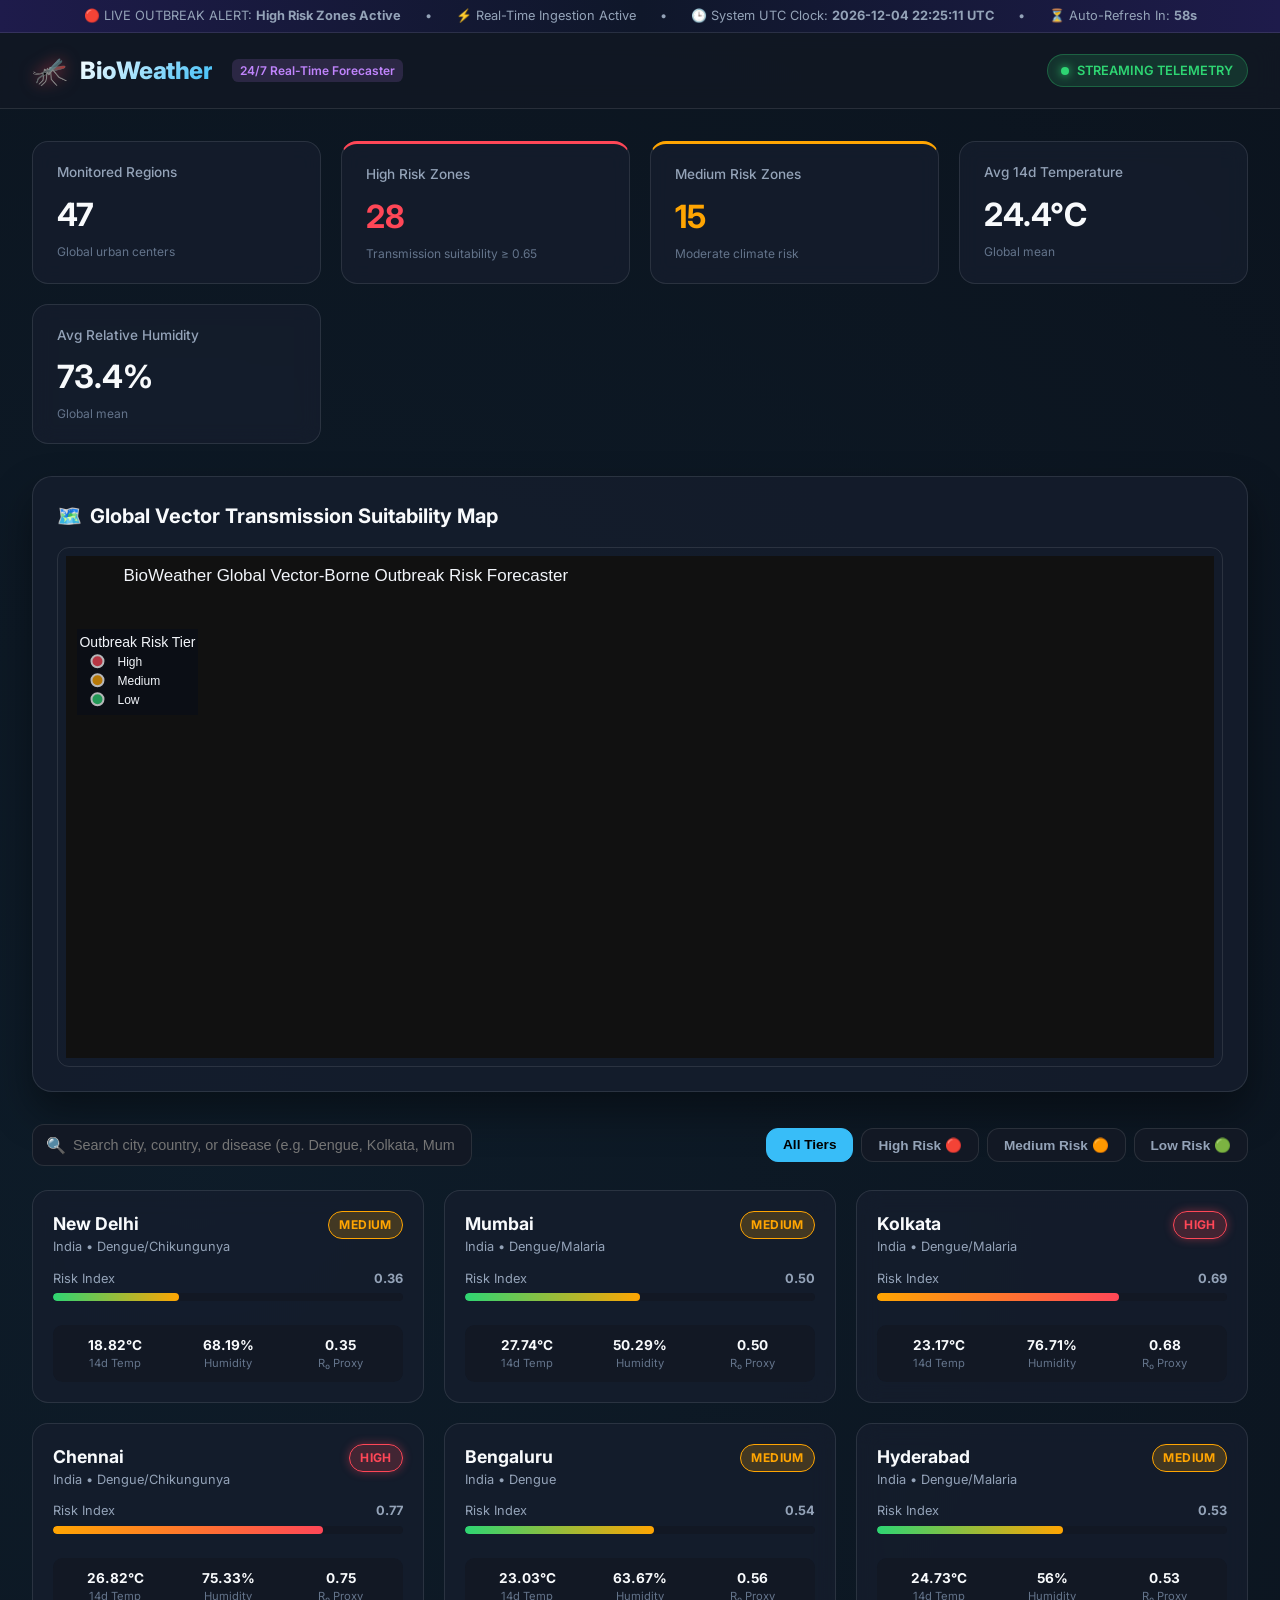
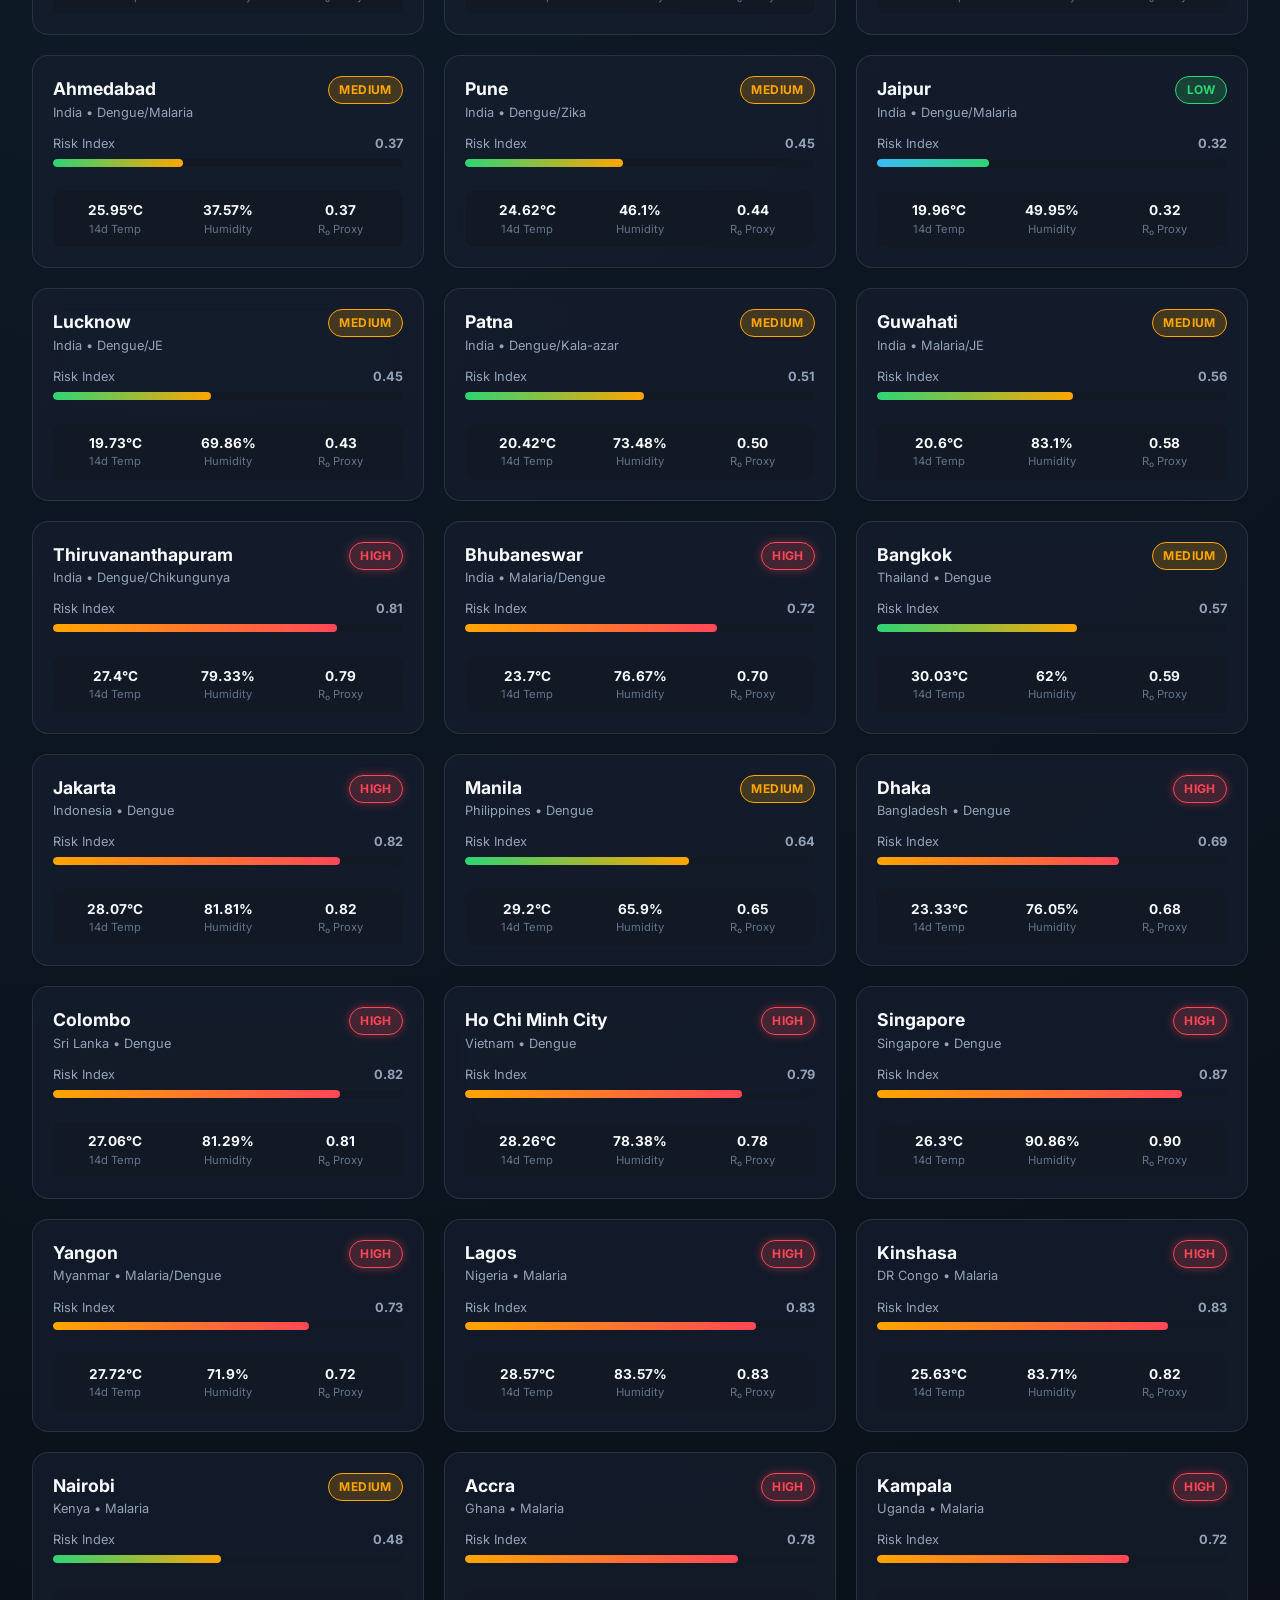
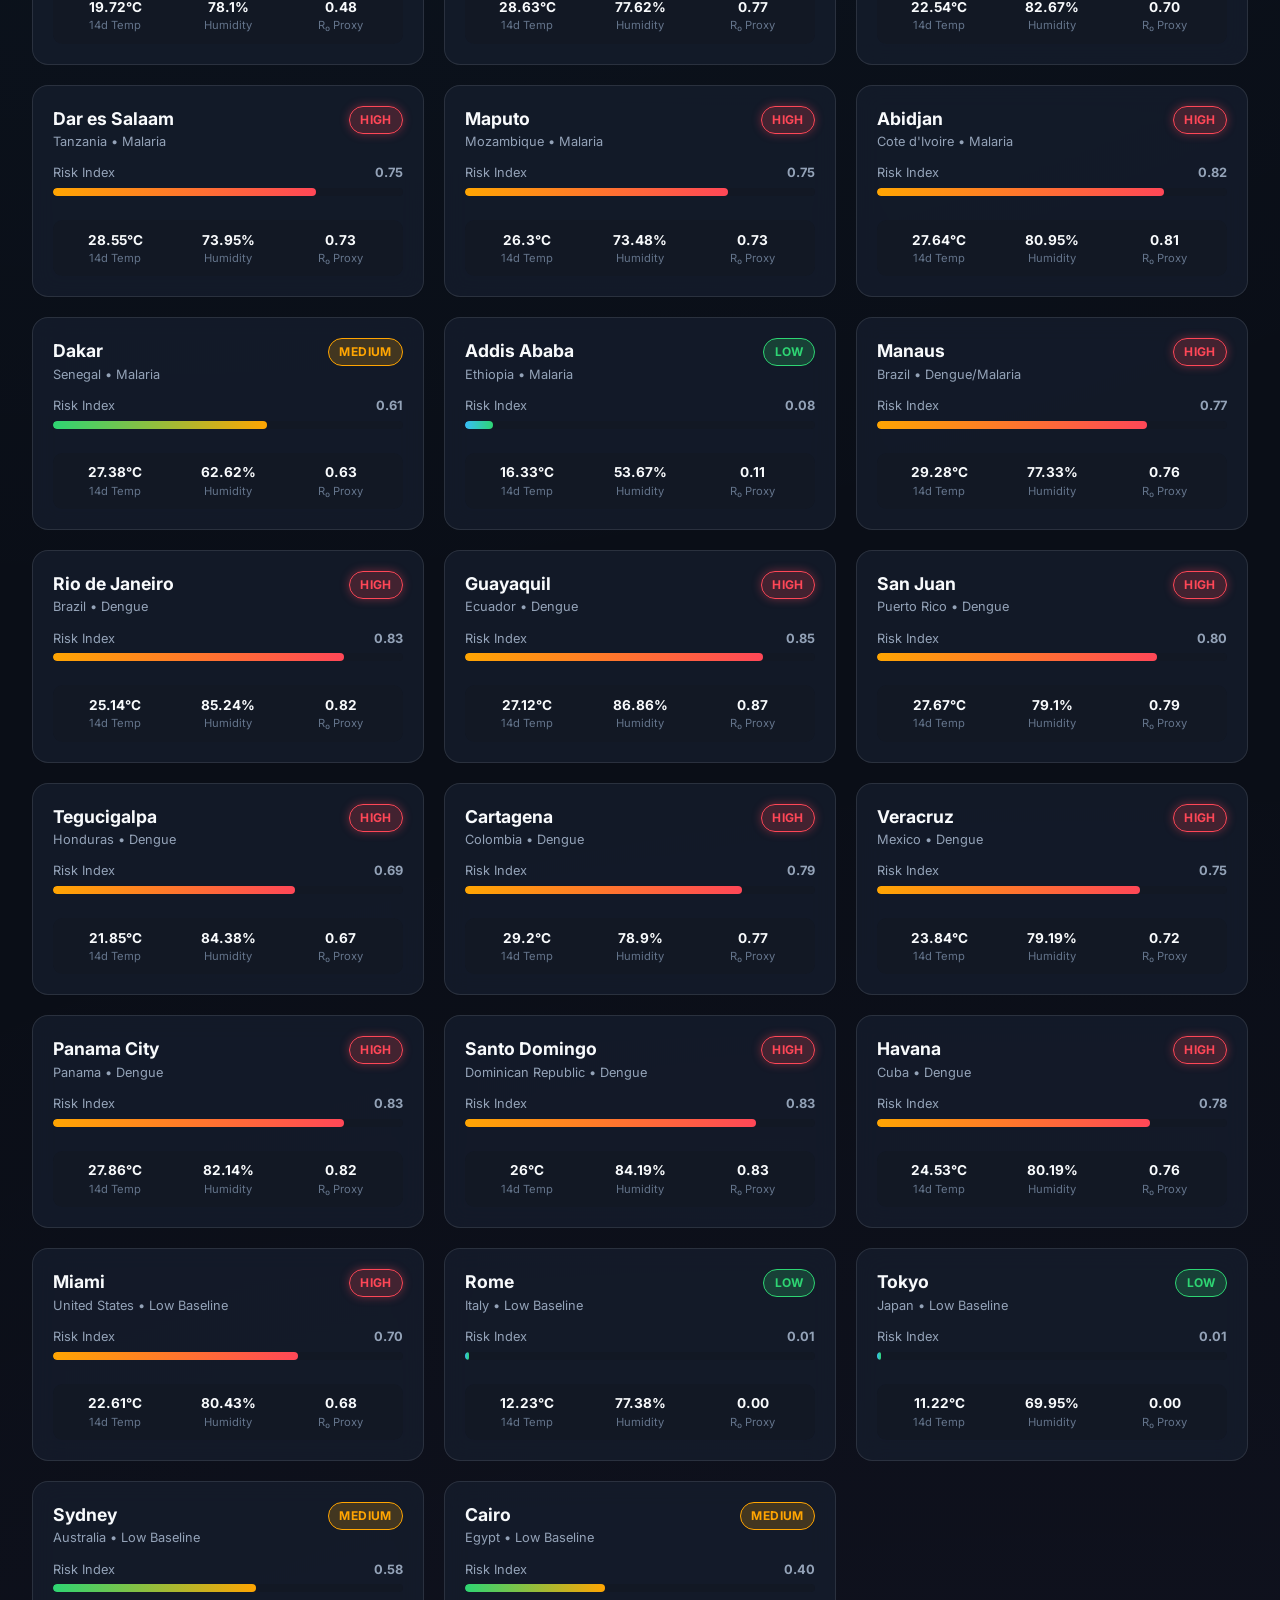
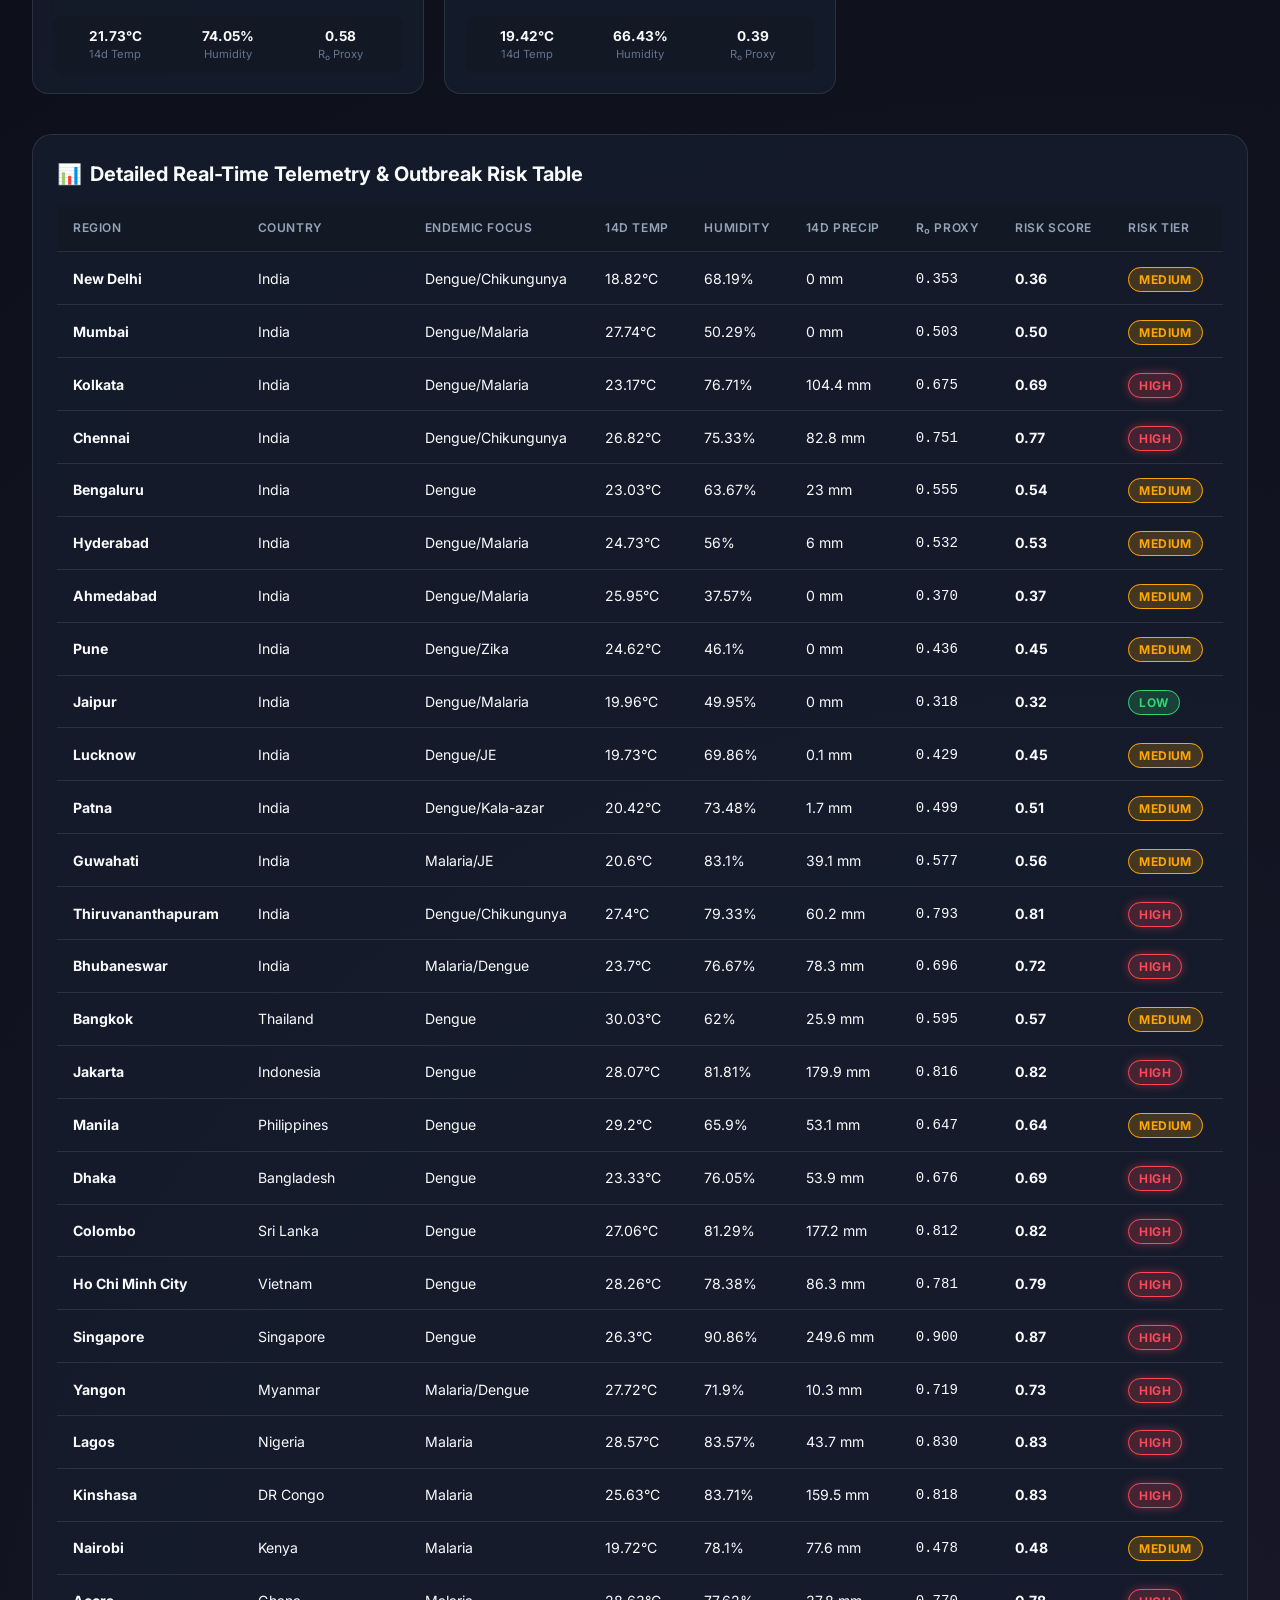
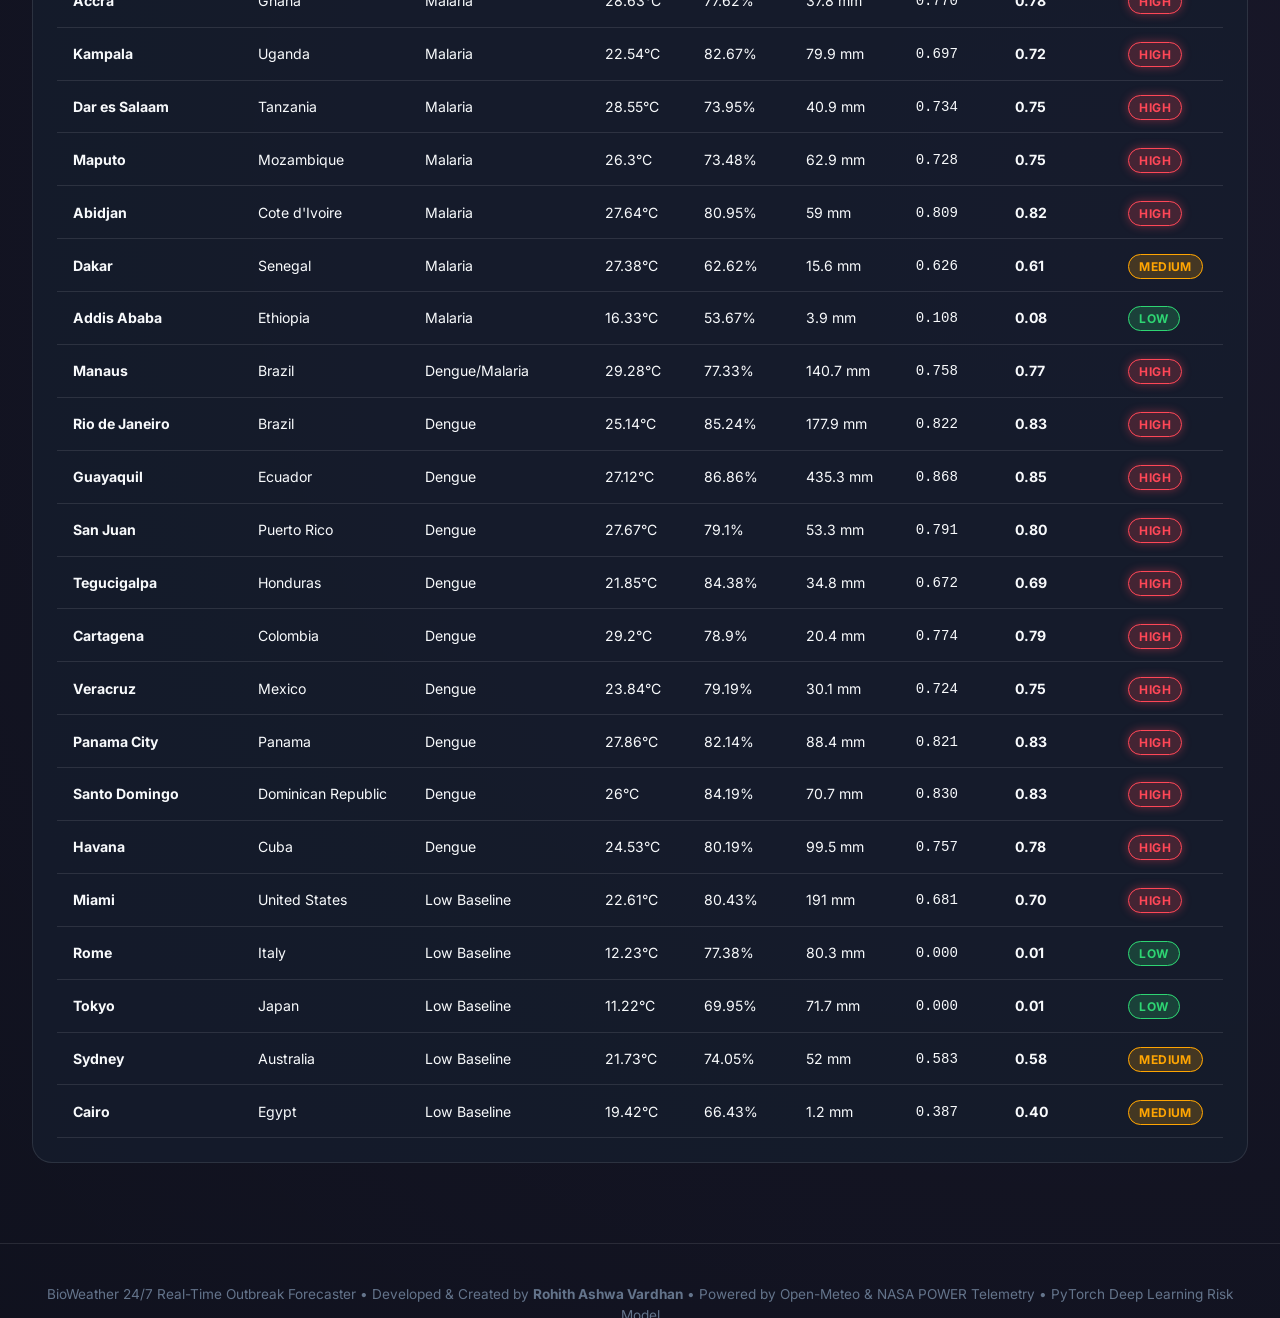
<file: index.html>
<!DOCTYPE html>
<html lang="en">
<head>
  <meta charset="UTF-8">
  <meta name="viewport" content="width=device-width, initial-scale=1.0">
  <title>BioWeather - Real-Time Global Disease Outbreak Risk Forecaster</title>
  <meta name="description" content="BioWeather is a 24/7 autonomous real-time disease outbreak risk forecaster created by Rohith Ashwa Vardhan. Uses Open-Meteo & NASA POWER telemetry with PyTorch neural networks to predict Dengue and Malaria vector transmission risks across 47 global urban regions.">
  <meta name="keywords" content="BioWeather, Disease Outbreak Forecaster, Dengue Risk Map, Malaria Forecast, Rohith Ashwa Vardhan, Real-time Epidemiology, Vector Suitability, Climate Risk Model, PyTorch Outbreak Model">
  <meta name="author" content="Rohith Ashwa Vardhan">
  <meta name="robots" content="index, follow">

  <!-- Open Graph / Facebook / LinkedIn Meta Tags -->
  <meta property="og:type" content="website">
  <meta property="og:title" content="BioWeather - Real-Time Global Outbreak Risk Forecaster">
  <meta property="og:description" content="24/7 Autonomous Disease Outbreak Risk Forecaster created by Rohith Ashwa Vardhan. Monitors 47 global regions for Dengue, Malaria, and Zika transmission suitability.">
  <meta property="og:image" content="latest_map.png">
  <meta property="og:site_name" content="BioWeather">

  <!-- Twitter Card Meta Tags -->
  <meta name="twitter:card" content="summary_large_image">
  <meta name="twitter:title" content="BioWeather - Real-Time Global Outbreak Risk Forecaster">
  <meta name="twitter:description" content="24/7 Autonomous Disease Outbreak Risk Forecaster created by Rohith Ashwa Vardhan. Powered by PyTorch & Open-Meteo telemetry.">
  <meta name="twitter:image" content="latest_map.png">

  <!-- Fonts & Stylesheet -->
  <link rel="preconnect" href="https://fonts.googleapis.com">
  <link rel="preconnect" href="https://fonts.gstatic.com" crossorigin>
  <link href="https://fonts.googleapis.com/css2?family=Inter:wght@400;500;600;700;800&display=swap" rel="stylesheet">
  <link rel="stylesheet" href="styles.css">

  <!-- Schema.org JSON-LD Structured Data for Google Indexing -->
  <script type="application/ld+json">
  {
    "@context": "https://schema.org",
    "@type": "WebApplication",
    "name": "BioWeather Outbreak Forecaster",
    "alternateName": "BioWeather",
    "author": {
      "@type": "Person",
      "name": "Rohith Ashwa Vardhan"
    },
    "creator": {
      "@type": "Person",
      "name": "Rohith Ashwa Vardhan"
    },
    "description": "Autonomous global disease-outbreak-risk forecaster monitoring climate suitability for vector-borne diseases.",
    "applicationCategory": "HealthApplication",
    "operatingSystem": "All"
  }
  </script>
</head>
<body>

  <!-- Top Real-Time Ticker Bar -->
  <div class="ticker-bar">
    <div class="ticker-content">
      <span>🔴 LIVE OUTBREAK ALERT: <strong>High Risk Zones Active</strong></span>
      <span>•</span>
      <span>⚡ Real-Time Ingestion Active</span>
      <span>•</span>
      <span>🕒 System UTC Clock: <strong id="utc-clock">00:00:00 UTC</strong></span>
      <span>•</span>
      <span>⏳ Auto-Refresh In: <strong id="refresh-counter">60s</strong></span>
    </div>
  </div>

  <!-- Navigation Bar -->
  <header class="navbar">
    <div class="brand">
      <span class="brand-icon">🦟</span>
      <span class="brand-title">BioWeather</span>
      <span class="brand-sub">24/7 Real-Time Forecaster</span>
    </div>
    <div class="nav-right">
      <div class="live-badge">
        <span class="pulse-dot"></span>
        <span>STREAMING TELEMETRY</span>
      </div>
    </div>
  </header>

  <!-- Main App Container -->
  <main class="container">

    <!-- SEO Main Heading -->
    <h1 style="position: absolute; width: 1px; height: 1px; padding: 0; margin: -1px; overflow: hidden; clip: rect(0, 0, 0, 0); border: 0;">BioWeather - 24/7 Real-Time Global Disease Outbreak Risk Forecaster by Rohith Ashwa Vardhan</h1>

    <!-- Stat Telemetry Cards -->
    <section class="stats-grid">
      <div class="stat-card">
        <div class="stat-label">Monitored Regions</div>
        <div class="stat-value" id="stat-total">47</div>
        <div class="stat-sub">Global urban centers</div>
      </div>
      <div class="stat-card" style="border-top: 3px solid var(--risk-high);">
        <div class="stat-label">High Risk Zones</div>
        <div class="stat-value" id="stat-high" style="color: var(--risk-high);">--</div>
        <div class="stat-sub">Transmission suitability ≥ 0.65</div>
      </div>
      <div class="stat-card" style="border-top: 3px solid var(--risk-medium);">
        <div class="stat-label">Medium Risk Zones</div>
        <div class="stat-value" id="stat-med" style="color: var(--risk-medium);">--</div>
        <div class="stat-sub">Moderate climate risk</div>
      </div>
      <div class="stat-card">
        <div class="stat-label">Avg 14d Temperature</div>
        <div class="stat-value" id="stat-avg-temp">--</div>
        <div class="stat-sub">Global mean</div>
      </div>
      <div class="stat-card">
        <div class="stat-label">Avg Relative Humidity</div>
        <div class="stat-value" id="stat-avg-hum">--</div>
        <div class="stat-sub">Global mean</div>
      </div>
    </section>

    <!-- Interactive Global Map Section -->
    <section class="map-section">
      <div class="section-header">
        <h2 class="section-title">
          <span>🗺️</span> Global Vector Transmission Suitability Map
        </h2>
      </div>
      <div class="map-container">
        <iframe class="map-frame" src="latest_map.html" title="Interactive BioWeather Outbreak Risk Map"></iframe>
      </div>
    </section>

    <!-- Controls Bar -->
    <section class="controls-bar">
      <div class="search-box">
        <span class="search-icon">🔍</span>
        <input type="text" id="search-input" class="search-input" placeholder="Search city, country, or disease (e.g. Dengue, Kolkata, Mumbai, Manila)...">
      </div>
      <div class="filter-pills">
        <button class="pill active" data-filter="ALL">All Tiers</button>
        <button class="pill" data-filter="HIGH">High Risk 🔴</button>
        <button class="pill" data-filter="MEDIUM">Medium Risk 🟠</button>
        <button class="pill" data-filter="LOW">Low Risk 🟢</button>
      </div>
    </section>

    <!-- Region Cards Grid -->
    <section class="cards-grid" id="cards-grid">
      <!-- Dynamically populated via app.js -->
    </section>

    <!-- Detailed Data Table Section -->
    <section class="table-section">
      <div class="section-header">
        <h2 class="section-title">
          <span>📊</span> Detailed Real-Time Telemetry & Outbreak Risk Table
        </h2>
      </div>
      <div class="table-wrapper">
        <table class="data-table" id="data-table">
          <thead>
            <tr>
              <th>Region</th>
              <th>Country</th>
              <th>Endemic Focus</th>
              <th>14d Temp</th>
              <th>Humidity</th>
              <th>14d Precip</th>
              <th>R₀ Proxy</th>
              <th>Risk Score</th>
              <th>Risk Tier</th>
            </tr>
          </thead>
          <tbody id="table-body">
            <!-- Dynamically populated via app.js -->
          </tbody>
        </table>
      </div>
    </section>

  </main>

  <!-- Footer -->
  <footer>
    <p>BioWeather 24/7 Real-Time Outbreak Forecaster • Developed & Created by <strong>Rohith Ashwa Vardhan</strong> • Powered by Open-Meteo & NASA POWER Telemetry • PyTorch Deep Learning Risk Model</p>
  </footer>

  <script src="data_embedded.js"></script>
  <script src="app.js"></script>
</body>
</html>
</file>
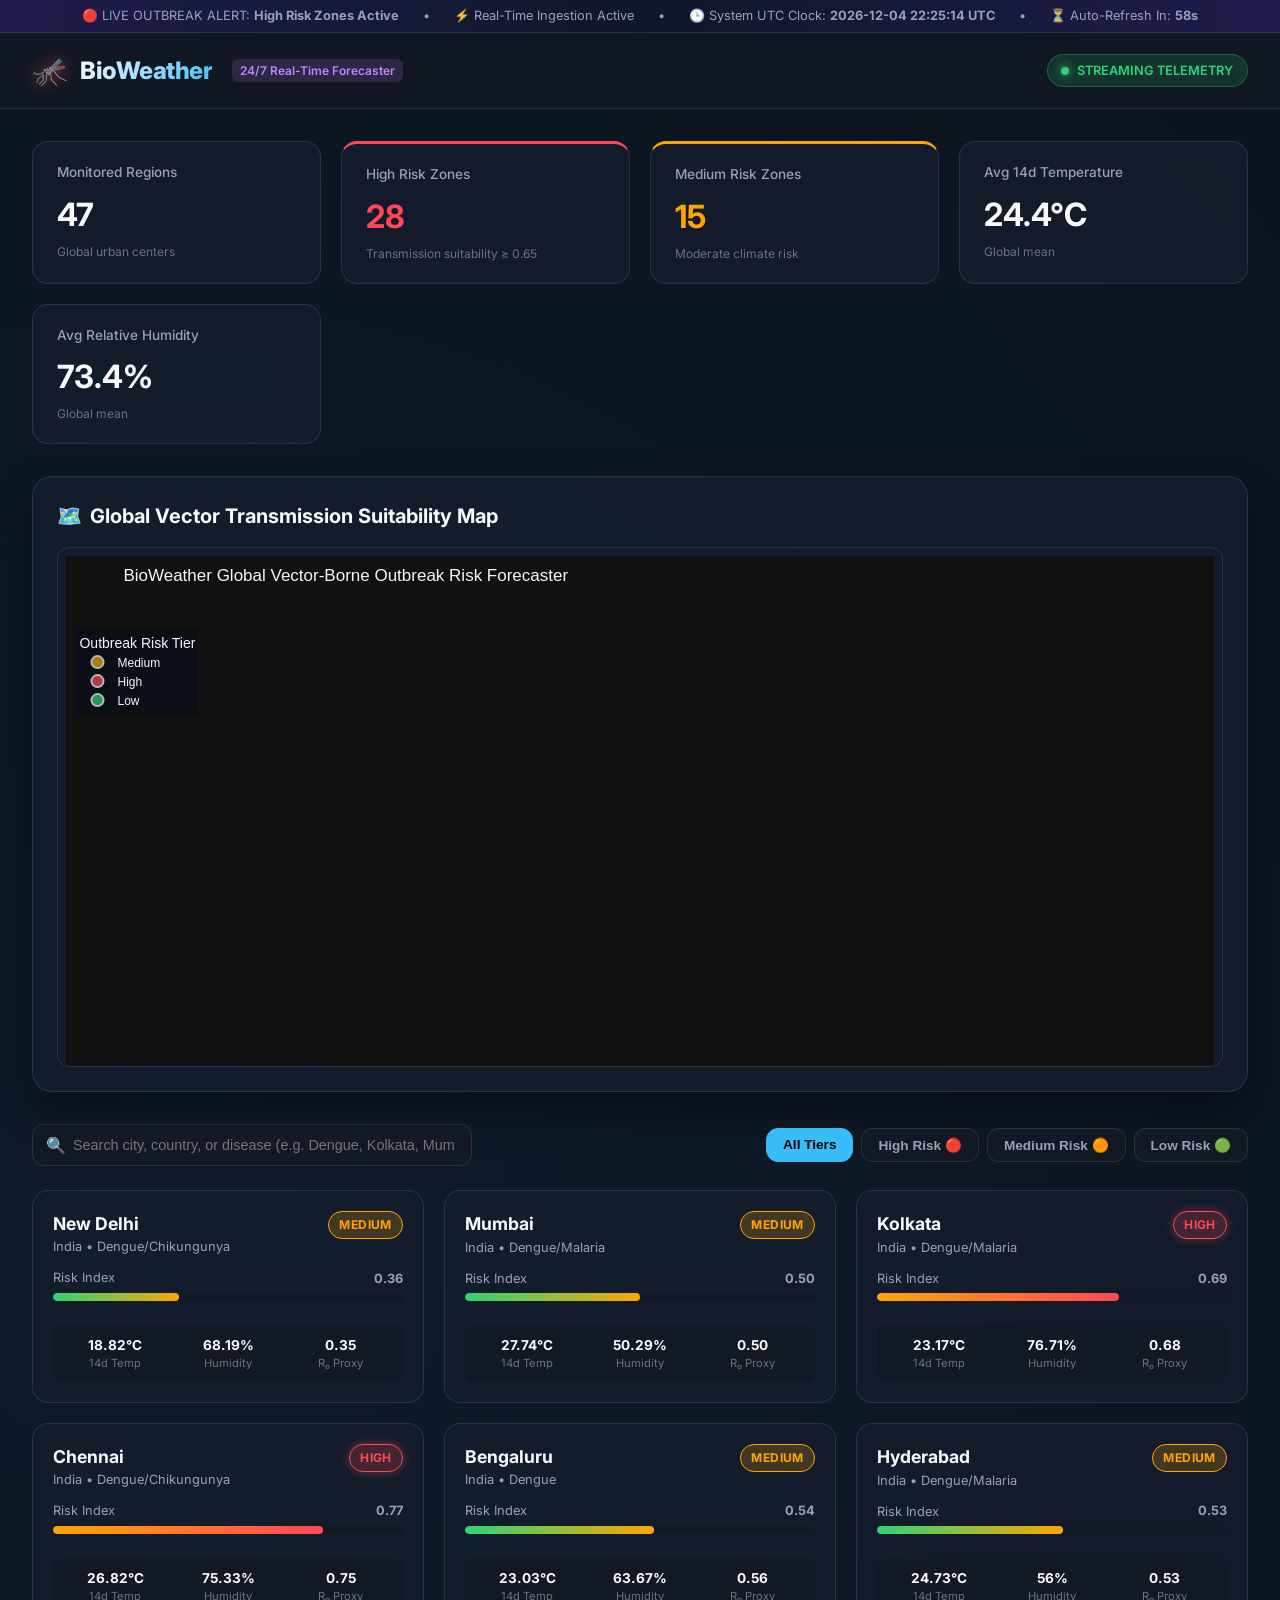
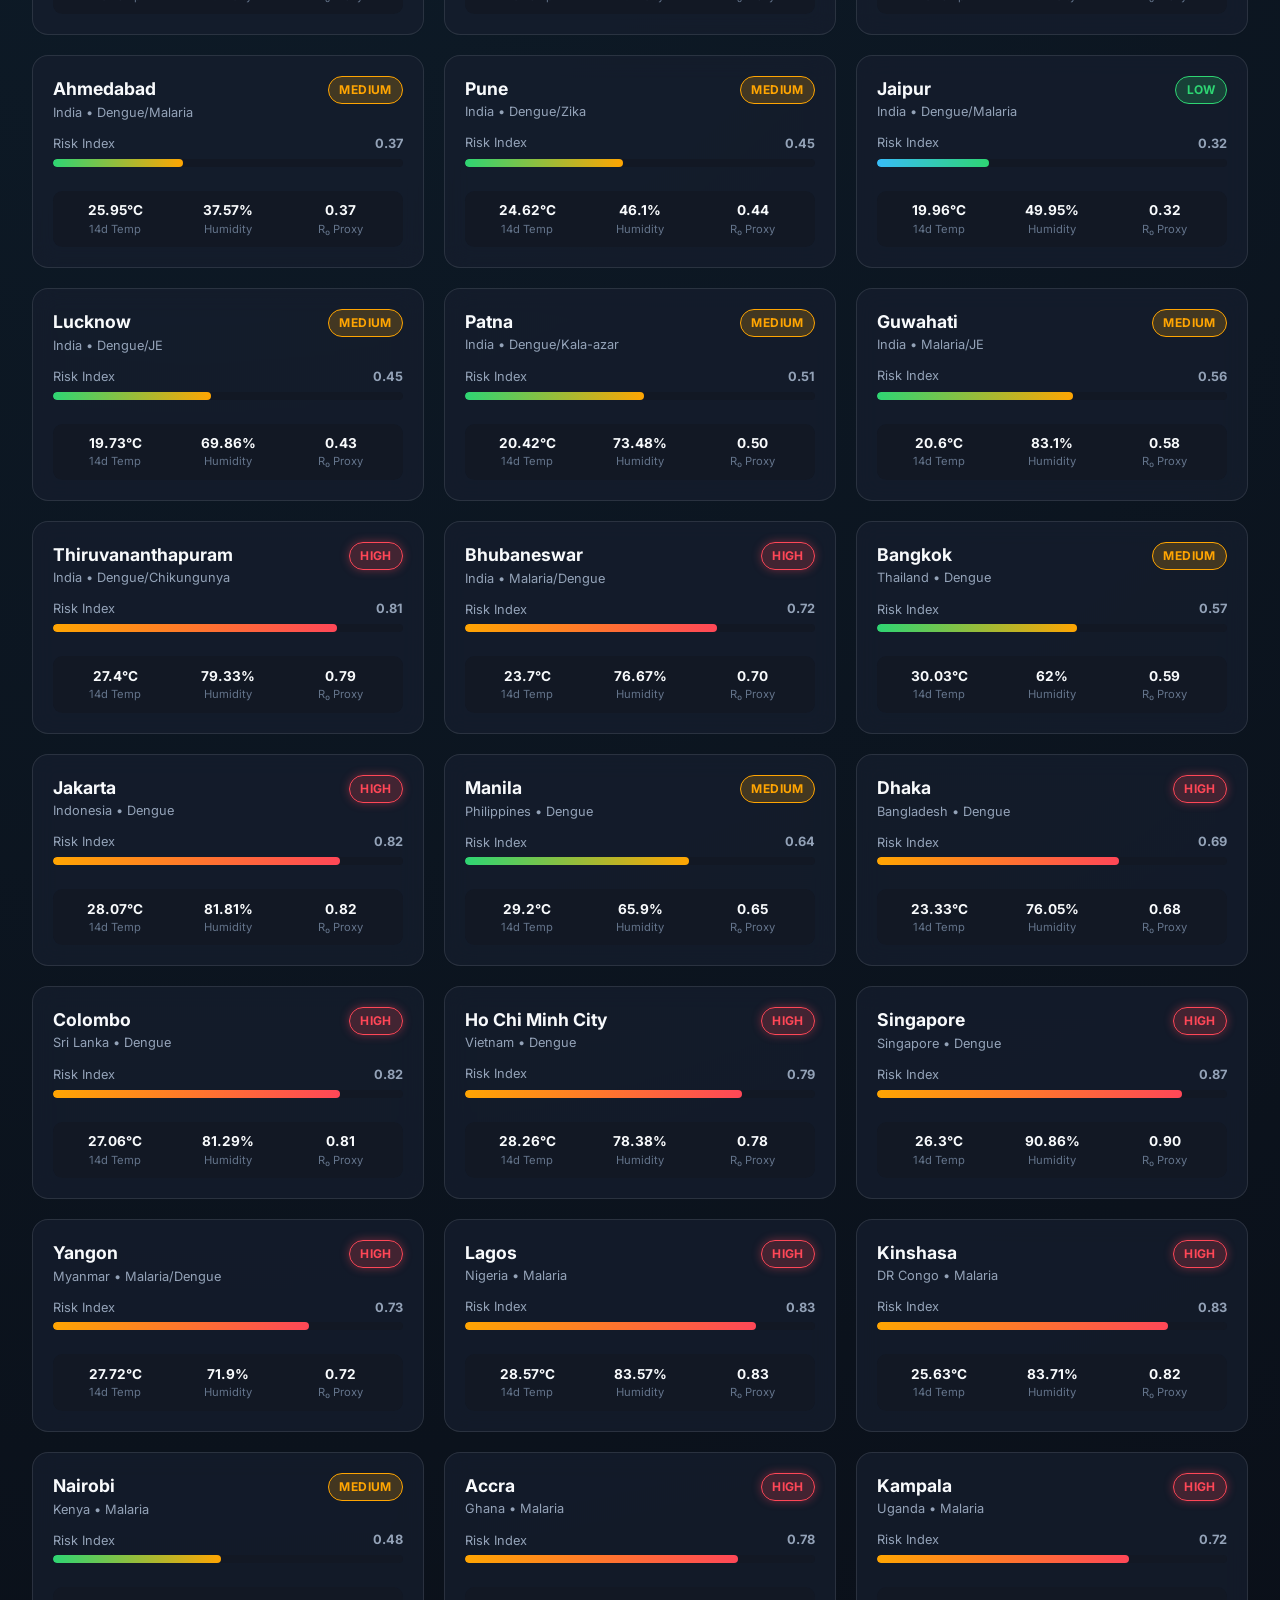
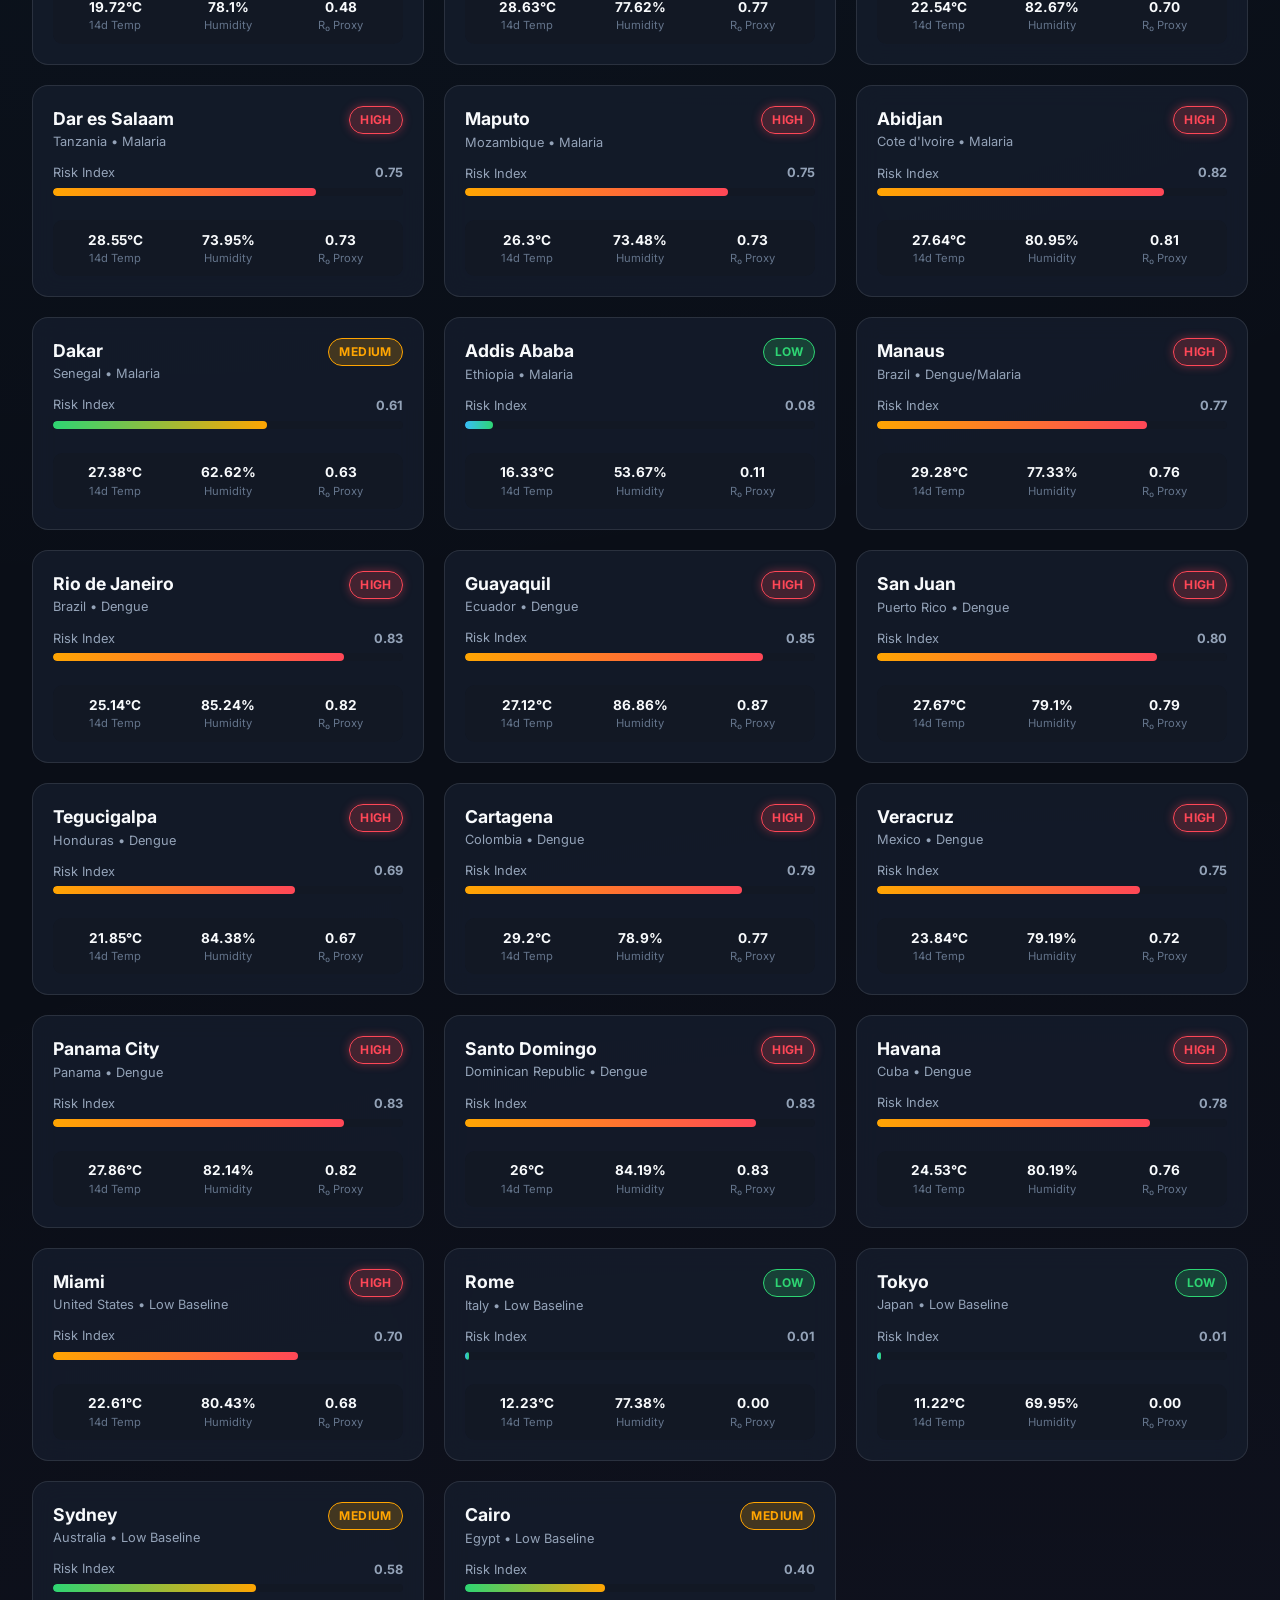
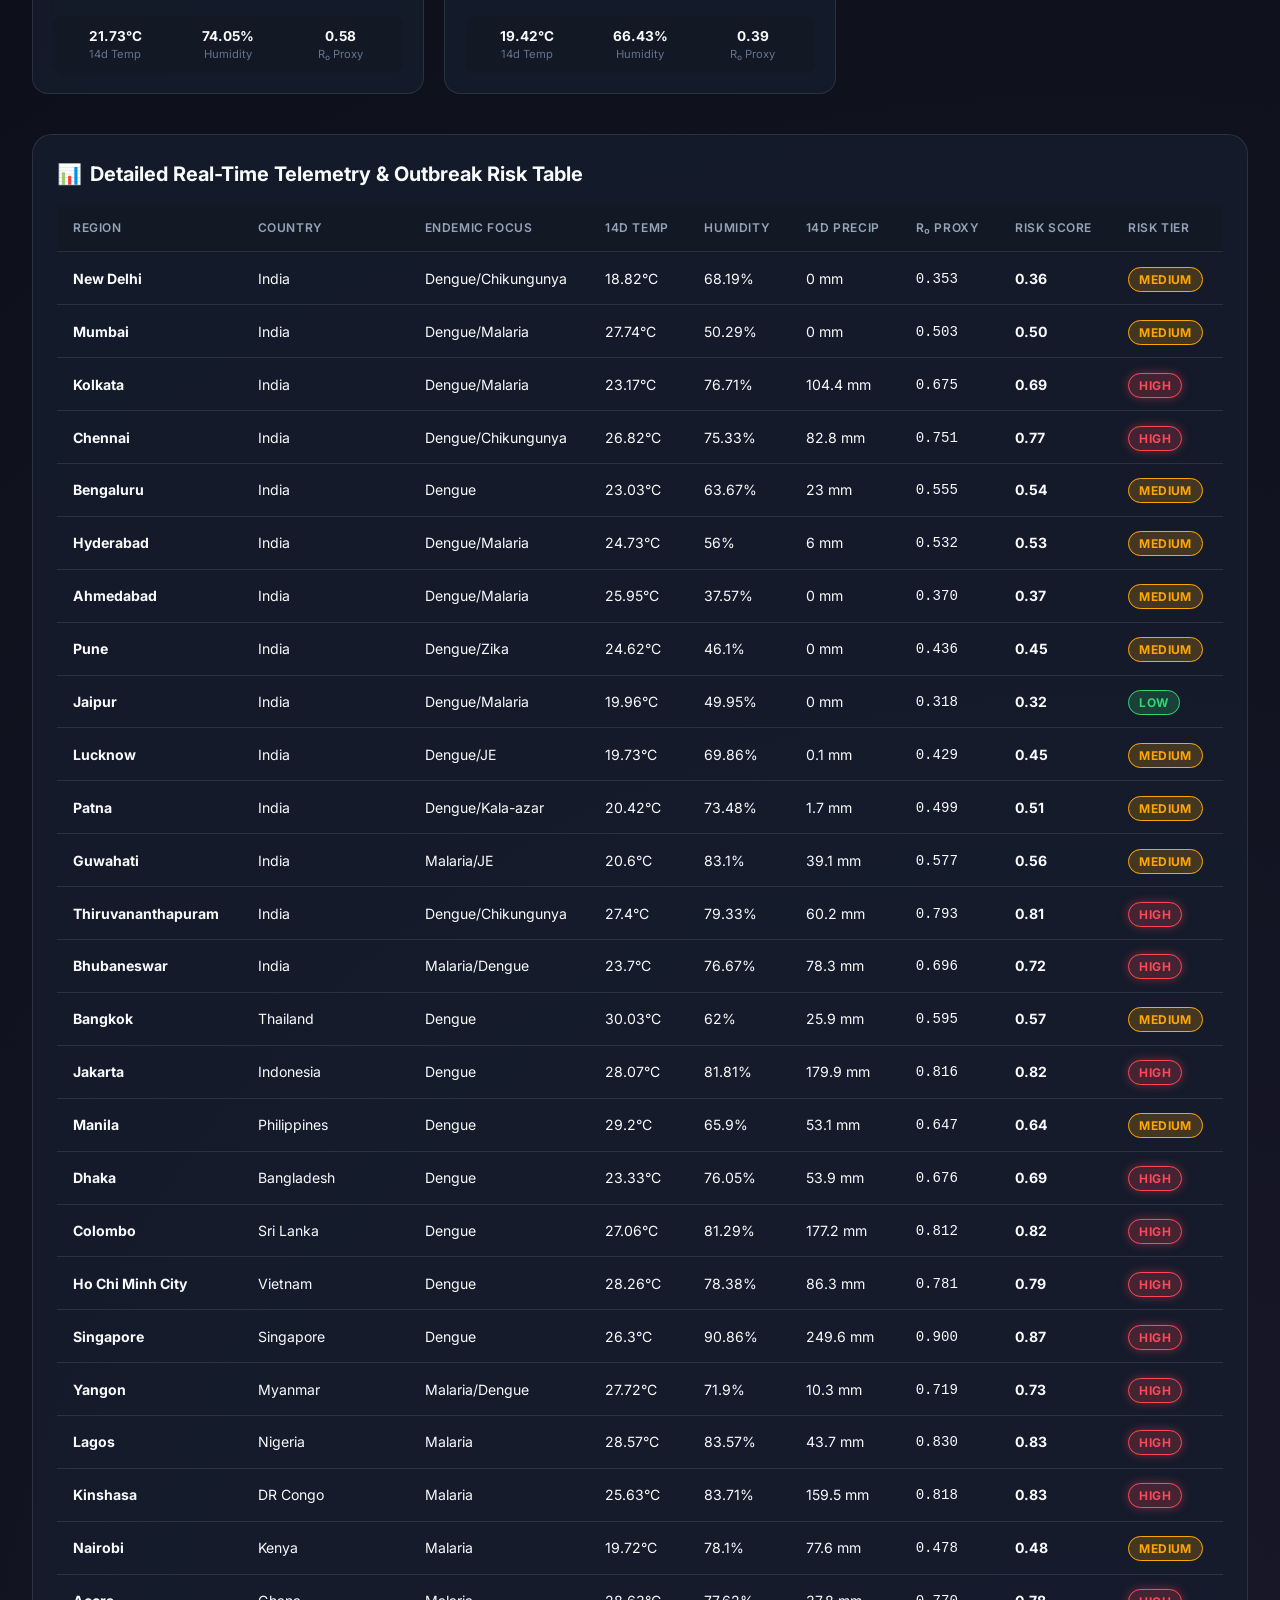
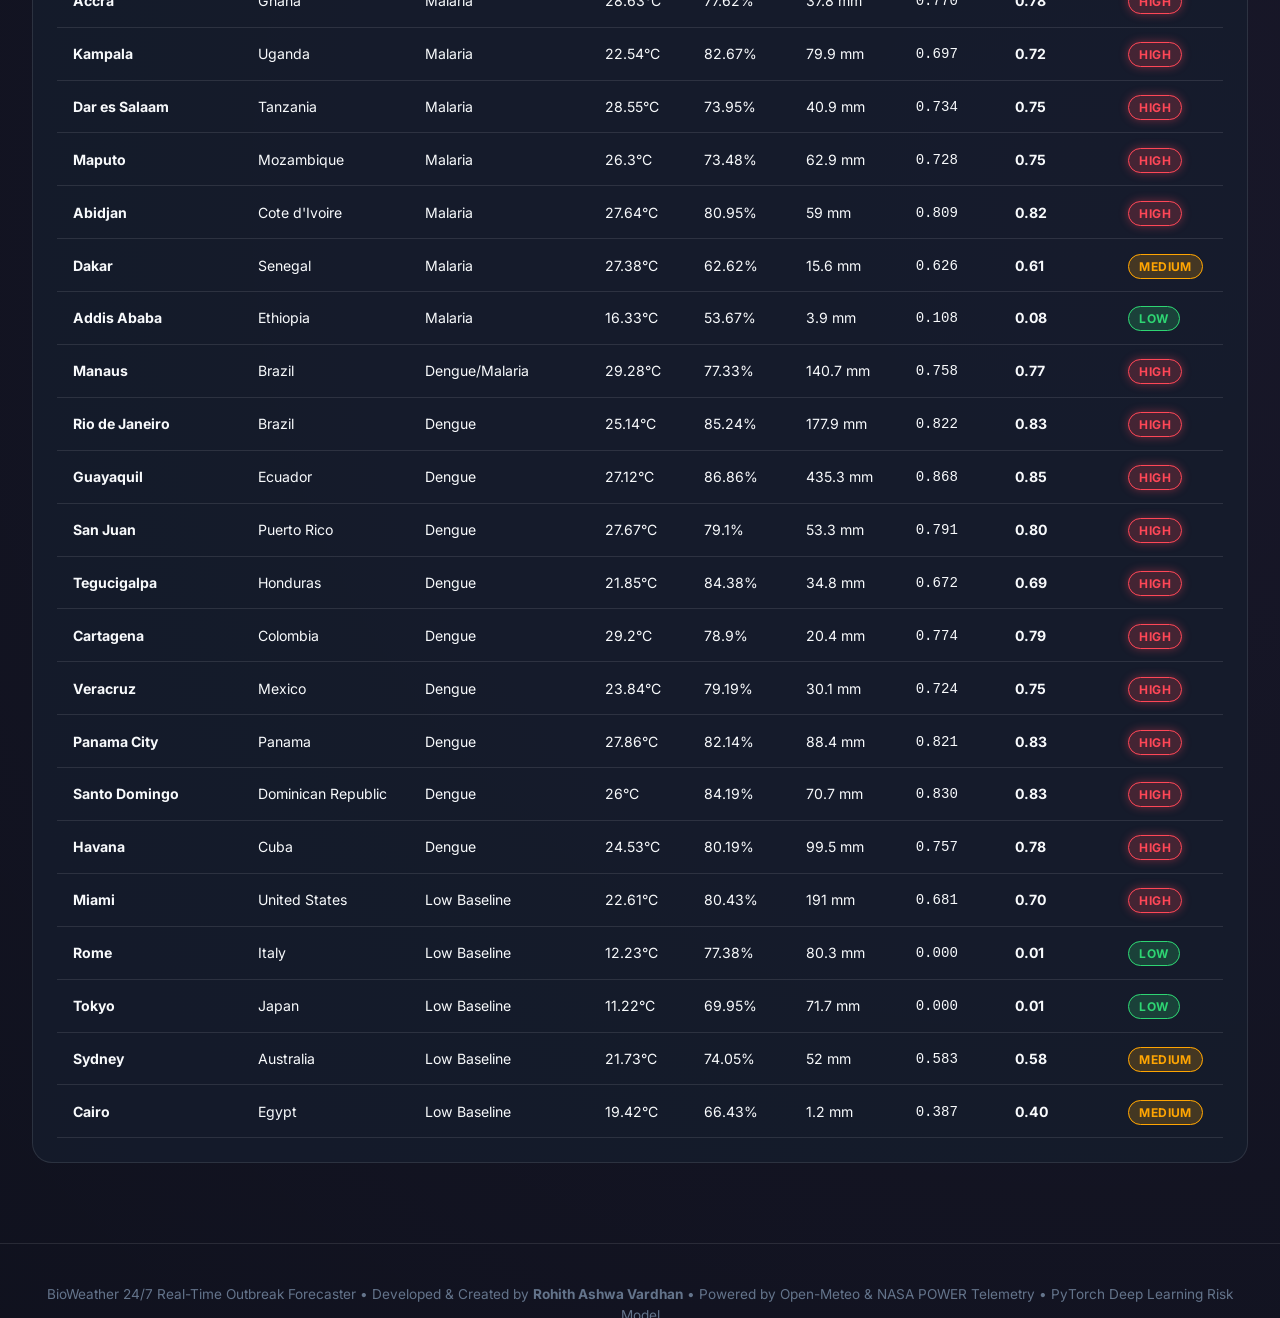
<file: docs/index.html>
<!DOCTYPE html>
<html lang="en">
<head>
  <meta charset="UTF-8">
  <meta name="viewport" content="width=device-width, initial-scale=1.0">
  <title>BioWeather - Real-Time Global Disease Outbreak Risk Forecaster</title>
  <meta name="description" content="BioWeather is a 24/7 autonomous real-time disease outbreak risk forecaster created by Rohith Ashwa Vardhan. Uses Open-Meteo & NASA POWER telemetry with PyTorch neural networks to predict Dengue and Malaria vector transmission risks across 47 global urban regions.">
  <meta name="keywords" content="BioWeather, Disease Outbreak Forecaster, Dengue Risk Map, Malaria Forecast, Rohith Ashwa Vardhan, Real-time Epidemiology, Vector Suitability, Climate Risk Model, PyTorch Outbreak Model">
  <meta name="author" content="Rohith Ashwa Vardhan">
  <meta name="robots" content="index, follow">

  <!-- Open Graph / Facebook / LinkedIn Meta Tags -->
  <meta property="og:type" content="website">
  <meta property="og:title" content="BioWeather - Real-Time Global Outbreak Risk Forecaster">
  <meta property="og:description" content="24/7 Autonomous Disease Outbreak Risk Forecaster created by Rohith Ashwa Vardhan. Monitors 47 global regions for Dengue, Malaria, and Zika transmission suitability.">
  <meta property="og:image" content="latest_map.png">
  <meta property="og:site_name" content="BioWeather">

  <!-- Twitter Card Meta Tags -->
  <meta name="twitter:card" content="summary_large_image">
  <meta name="twitter:title" content="BioWeather - Real-Time Global Outbreak Risk Forecaster">
  <meta name="twitter:description" content="24/7 Autonomous Disease Outbreak Risk Forecaster created by Rohith Ashwa Vardhan. Powered by PyTorch & Open-Meteo telemetry.">
  <meta name="twitter:image" content="latest_map.png">

  <!-- Fonts & Stylesheet -->
  <link rel="preconnect" href="https://fonts.googleapis.com">
  <link rel="preconnect" href="https://fonts.gstatic.com" crossorigin>
  <link href="https://fonts.googleapis.com/css2?family=Inter:wght@400;500;600;700;800&display=swap" rel="stylesheet">
  <link rel="stylesheet" href="styles.css">

  <!-- Schema.org JSON-LD Structured Data for Google Indexing -->
  <script type="application/ld+json">
  {
    "@context": "https://schema.org",
    "@type": "WebApplication",
    "name": "BioWeather Outbreak Forecaster",
    "alternateName": "BioWeather",
    "url": "https://github.com/your-username/BioWeather",
    "author": {
      "@type": "Person",
      "name": "Rohith Ashwa Vardhan"
    },
    "creator": {
      "@type": "Person",
      "name": "Rohith Ashwa Vardhan"
    },
    "description": "Autonomous global disease-outbreak-risk forecaster monitoring climate suitability for vector-borne diseases.",
    "applicationCategory": "HealthApplication",
    "operatingSystem": "All"
  }
  </script>
</head>
<body>

  <!-- Top Real-Time Ticker Bar -->
  <div class="ticker-bar">
    <div class="ticker-content">
      <span>🔴 LIVE OUTBREAK ALERT: <strong>High Risk Zones Active</strong></span>
      <span>•</span>
      <span>⚡ Real-Time Ingestion Active</span>
      <span>•</span>
      <span>🕒 System UTC Clock: <strong id="utc-clock">00:00:00 UTC</strong></span>
      <span>•</span>
      <span>⏳ Auto-Refresh In: <strong id="refresh-counter">60s</strong></span>
    </div>
  </div>

  <!-- Navigation Bar -->
  <header class="navbar">
    <div class="brand">
      <span class="brand-icon">🦟</span>
      <span class="brand-title">BioWeather</span>
      <span class="brand-sub">24/7 Real-Time Forecaster</span>
    </div>
    <div class="nav-right">
      <div class="live-badge">
        <span class="pulse-dot"></span>
        <span>STREAMING TELEMETRY</span>
      </div>
    </div>
  </header>

  <!-- Main App Container -->
  <main class="container">

    <!-- SEO Main Heading -->
    <h1 style="position: absolute; width: 1px; height: 1px; padding: 0; margin: -1px; overflow: hidden; clip: rect(0, 0, 0, 0); border: 0;">BioWeather - 24/7 Real-Time Global Disease Outbreak Risk Forecaster by Rohith Ashwa Vardhan</h1>

    <!-- Stat Telemetry Cards -->
    <section class="stats-grid">
      <div class="stat-card">
        <div class="stat-label">Monitored Regions</div>
        <div class="stat-value" id="stat-total">47</div>
        <div class="stat-sub">Global urban centers</div>
      </div>
      <div class="stat-card" style="border-top: 3px solid var(--risk-high);">
        <div class="stat-label">High Risk Zones</div>
        <div class="stat-value" id="stat-high" style="color: var(--risk-high);">--</div>
        <div class="stat-sub">Transmission suitability ≥ 0.65</div>
      </div>
      <div class="stat-card" style="border-top: 3px solid var(--risk-medium);">
        <div class="stat-label">Medium Risk Zones</div>
        <div class="stat-value" id="stat-med" style="color: var(--risk-medium);">--</div>
        <div class="stat-sub">Moderate climate risk</div>
      </div>
      <div class="stat-card">
        <div class="stat-label">Avg 14d Temperature</div>
        <div class="stat-value" id="stat-avg-temp">--</div>
        <div class="stat-sub">Global mean</div>
      </div>
      <div class="stat-card">
        <div class="stat-label">Avg Relative Humidity</div>
        <div class="stat-value" id="stat-avg-hum">--</div>
        <div class="stat-sub">Global mean</div>
      </div>
    </section>

    <!-- Interactive Global Map Section -->
    <section class="map-section">
      <div class="section-header">
        <h2 class="section-title">
          <span>🗺️</span> Global Vector Transmission Suitability Map
        </h2>
      </div>
      <div class="map-container">
        <iframe class="map-frame" src="latest_map.html" title="Interactive BioWeather Outbreak Risk Map"></iframe>
      </div>
    </section>

    <!-- Controls Bar -->
    <section class="controls-bar">
      <div class="search-box">
        <span class="search-icon">🔍</span>
        <input type="text" id="search-input" class="search-input" placeholder="Search city, country, or disease (e.g. Dengue, Kolkata, Mumbai, Manila)...">
      </div>
      <div class="filter-pills">
        <button class="pill active" data-filter="ALL">All Tiers</button>
        <button class="pill" data-filter="HIGH">High Risk 🔴</button>
        <button class="pill" data-filter="MEDIUM">Medium Risk 🟠</button>
        <button class="pill" data-filter="LOW">Low Risk 🟢</button>
      </div>
    </section>

    <!-- Region Cards Grid -->
    <section class="cards-grid" id="cards-grid">
      <!-- Dynamically populated via app.js -->
    </section>

    <!-- Detailed Data Table Section -->
    <section class="table-section">
      <div class="section-header">
        <h2 class="section-title">
          <span>📊</span> Detailed Real-Time Telemetry & Outbreak Risk Table
        </h2>
      </div>
      <div class="table-wrapper">
        <table class="data-table" id="data-table">
          <thead>
            <tr>
              <th>Region</th>
              <th>Country</th>
              <th>Endemic Focus</th>
              <th>14d Temp</th>
              <th>Humidity</th>
              <th>14d Precip</th>
              <th>R₀ Proxy</th>
              <th>Risk Score</th>
              <th>Risk Tier</th>
            </tr>
          </thead>
          <tbody id="table-body">
            <!-- Dynamically populated via app.js -->
          </tbody>
        </table>
      </div>
    </section>

  </main>

  <!-- Footer -->
  <footer>
    <p>BioWeather 24/7 Real-Time Outbreak Forecaster • Developed & Created by <strong>Rohith Ashwa Vardhan</strong> • Powered by Open-Meteo & NASA POWER Telemetry • PyTorch Deep Learning Risk Model</p>
  </footer>

  <script src="data_embedded.js"></script>
  <script src="app.js"></script>
</body>
</html>
</file>
<file: styles.css>
:root {
  --bg-primary: #0a0e17;
  --bg-secondary: #121824;
  --bg-card: rgba(22, 30, 46, 0.75);
  --bg-glass: rgba(18, 24, 36, 0.85);
  --border-glass: rgba(255, 255, 255, 0.1);
  --text-primary: #f8fafc;
  --text-secondary: #94a3b8;
  --text-muted: #64748b;
  --accent-blue: #38bdf8;
  --accent-purple: #c084fc;
  --risk-high: #ff4757;
  --risk-high-glow: rgba(255, 71, 87, 0.4);
  --risk-medium: #ffa502;
  --risk-medium-glow: rgba(255, 165, 2, 0.4);
  --risk-low: #2ed573;
  --risk-low-glow: rgba(46, 213, 115, 0.4);
  --font-family: 'Inter', -apple-system, BlinkMacSystemFont, "Segoe UI", Roboto, sans-serif;
}

* {
  box-sizing: border-box;
  margin: 0;
  padding: 0;
}

body {
  background-color: var(--bg-primary);
  color: var(--text-primary);
  font-family: var(--font-family);
  min-height: 100vh;
  line-height: 1.5;
  overflow-x: hidden;
  background-image: 
    radial-gradient(circle at 15% 15%, rgba(56, 189, 248, 0.08) 0%, transparent 40%),
    radial-gradient(circle at 85% 85%, rgba(192, 132, 252, 0.08) 0%, transparent 40%);
}

/* Top Ticker Bar */
.ticker-bar {
  background: linear-gradient(90deg, #1e1b4b, #0f172a, #1e1b4b);
  border-bottom: 1px solid var(--border-glass);
  padding: 0.4rem 1rem;
  font-size: 0.8rem;
  color: var(--text-secondary);
  overflow: hidden;
}

.ticker-content {
  display: flex;
  justify-content: center;
  align-items: center;
  gap: 1.5rem;
  white-space: nowrap;
}

/* Header Navbar */
.navbar {
  display: flex;
  justify-content: space-between;
  align-items: center;
  padding: 1rem 2rem;
  background: var(--bg-glass);
  backdrop-filter: blur(12px);
  -webkit-backdrop-filter: blur(12px);
  border-bottom: 1px solid var(--border-glass);
  position: sticky;
  top: 0;
  z-index: 100;
}

.brand {
  display: flex;
  align-items: center;
  gap: 0.75rem;
}

.brand-icon {
  font-size: 1.8rem;
  filter: drop-shadow(0 0 8px rgba(255, 71, 87, 0.6));
}

.brand-title {
  font-size: 1.5rem;
  font-weight: 800;
  background: linear-gradient(135deg, #ffffff 0%, var(--accent-blue) 100%);
  -webkit-background-clip: text;
  -webkit-text-fill-color: transparent;
  letter-spacing: -0.02em;
}

.brand-sub {
  font-size: 0.75rem;
  color: var(--accent-purple);
  padding: 0.15rem 0.5rem;
  border-radius: 0.4rem;
  background: rgba(192, 132, 252, 0.15);
  margin-left: 0.5rem;
  font-weight: 600;
}

.live-badge {
  display: flex;
  align-items: center;
  gap: 0.5rem;
  padding: 0.35rem 0.85rem;
  border-radius: 9999px;
  background: rgba(46, 213, 115, 0.15);
  border: 1px solid rgba(46, 213, 115, 0.3);
  color: var(--risk-low);
  font-size: 0.8rem;
  font-weight: 600;
}

.pulse-dot {
  width: 8px;
  height: 8px;
  border-radius: 50%;
  background-color: var(--risk-low);
  box-shadow: 0 0 10px var(--risk-low);
  animation: pulse 1.8s infinite;
}

@keyframes pulse {
  0% { transform: scale(0.95); box-shadow: 0 0 0 0 rgba(46, 213, 115, 0.7); }
  70% { transform: scale(1); box-shadow: 0 0 0 8px rgba(46, 213, 115, 0); }
  100% { transform: scale(0.95); box-shadow: 0 0 0 0 rgba(46, 213, 115, 0); }
}

/* Container */
.container {
  max-width: 1400px;
  margin: 0 auto;
  padding: 2rem;
}

/* Hero & Telemetry Grid */
.stats-grid {
  display: grid;
  grid-template-columns: repeat(auto-fit, minmax(240px, 1fr));
  gap: 1.25rem;
  margin-bottom: 2rem;
}

.stat-card {
  background: var(--bg-card);
  backdrop-filter: blur(10px);
  border: 1px solid var(--border-glass);
  border-radius: 1rem;
  padding: 1.25rem 1.5rem;
  transition: transform 0.2s ease, border-color 0.2s ease;
}

.stat-card:hover {
  transform: translateY(-2px);
  border-color: rgba(255, 255, 255, 0.25);
}

.stat-label {
  font-size: 0.85rem;
  color: var(--text-secondary);
  font-weight: 500;
  margin-bottom: 0.5rem;
}

.stat-value {
  font-size: 2rem;
  font-weight: 700;
}

.stat-sub {
  font-size: 0.75rem;
  color: var(--text-muted);
  margin-top: 0.25rem;
}

/* Interactive Map Section */
.map-section {
  background: var(--bg-card);
  border: 1px solid var(--border-glass);
  border-radius: 1.25rem;
  padding: 1.5rem;
  margin-bottom: 2rem;
  box-shadow: 0 20px 40px rgba(0, 0, 0, 0.4);
}

.section-header {
  display: flex;
  justify-content: space-between;
  align-items: center;
  margin-bottom: 1rem;
  flex-wrap: wrap;
  gap: 1rem;
}

.section-title {
  font-size: 1.25rem;
  font-weight: 700;
  display: flex;
  align-items: center;
  gap: 0.5rem;
}

.map-container {
  width: 100%;
  height: 520px;
  border-radius: 0.75rem;
  overflow: hidden;
  border: 1px solid var(--border-glass);
}

iframe.map-frame {
  width: 100%;
  height: 100%;
  border: none;
}

/* Controls Bar */
.controls-bar {
  display: flex;
  justify-content: space-between;
  align-items: center;
  gap: 1rem;
  margin-bottom: 1.5rem;
  flex-wrap: wrap;
}

.search-box {
  position: relative;
  flex: 1;
  max-width: 440px;
}

.search-input {
  width: 100%;
  padding: 0.75rem 1rem 0.75rem 2.5rem;
  background: var(--bg-secondary);
  border: 1px solid var(--border-glass);
  border-radius: 0.75rem;
  color: var(--text-primary);
  font-size: 0.9rem;
  outline: none;
  transition: border-color 0.2s ease;
}

.search-input:focus {
  border-color: var(--accent-blue);
}

.search-icon {
  position: absolute;
  left: 0.9rem;
  top: 50%;
  transform: translateY(-50%);
  color: var(--text-muted);
}

.filter-pills {
  display: flex;
  gap: 0.5rem;
}

.pill {
  padding: 0.5rem 1rem;
  border-radius: 0.75rem;
  background: var(--bg-secondary);
  border: 1px solid var(--border-glass);
  color: var(--text-secondary);
  font-size: 0.85rem;
  font-weight: 600;
  cursor: pointer;
  transition: all 0.2s ease;
}

.pill:hover, .pill.active {
  background: var(--accent-blue);
  color: #000;
  border-color: var(--accent-blue);
}

/* Region Cards Grid */
.cards-grid {
  display: grid;
  grid-template-columns: repeat(auto-fill, minmax(320px, 1fr));
  gap: 1.25rem;
  margin-bottom: 2.5rem;
}

.region-card {
  background: var(--bg-card);
  backdrop-filter: blur(12px);
  border: 1px solid var(--border-glass);
  border-radius: 1rem;
  padding: 1.25rem;
  transition: all 0.25s cubic-bezier(0.4, 0, 0.2, 1);
  display: flex;
  flex-direction: column;
  justify-content: space-between;
}

.region-card:hover {
  transform: translateY(-4px);
  box-shadow: 0 12px 24px rgba(0, 0, 0, 0.5);
  border-color: rgba(255, 255, 255, 0.25);
}

.card-top {
  display: flex;
  justify-content: space-between;
  align-items: flex-start;
  margin-bottom: 0.75rem;
}

.region-name {
  font-size: 1.1rem;
  font-weight: 700;
}

.region-country {
  font-size: 0.8rem;
  color: var(--text-secondary);
}

.tier-badge {
  padding: 0.25rem 0.65rem;
  border-radius: 9999px;
  font-size: 0.75rem;
  font-weight: 700;
  text-transform: uppercase;
  letter-spacing: 0.03em;
}

.tier-badge.high {
  background: rgba(255, 71, 87, 0.2);
  border: 1px solid var(--risk-high);
  color: var(--risk-high);
  box-shadow: 0 0 10px var(--risk-high-glow);
}

.tier-badge.medium {
  background: rgba(255, 165, 2, 0.2);
  border: 1px solid var(--risk-medium);
  color: var(--risk-medium);
}

.tier-badge.low {
  background: rgba(46, 213, 115, 0.2);
  border: 1px solid var(--risk-low);
  color: var(--risk-low);
}

.score-bar-container {
  margin: 0.75rem 0;
}

.score-header {
  display: flex;
  justify-content: space-between;
  font-size: 0.8rem;
  color: var(--text-secondary);
  margin-bottom: 0.35rem;
}

.score-bar-bg {
  width: 100%;
  height: 8px;
  background: var(--bg-secondary);
  border-radius: 9999px;
  overflow: hidden;
}

.score-bar-fill {
  height: 100%;
  border-radius: 9999px;
  transition: width 0.6s ease;
}

.score-bar-fill.high { background: linear-gradient(90deg, #ffa502, #ff4757); }
.score-bar-fill.medium { background: linear-gradient(90deg, #2ed573, #ffa502); }
.score-bar-fill.low { background: linear-gradient(90deg, #38bdf8, #2ed573); }

.metrics-row {
  display: grid;
  grid-template-columns: repeat(3, 1fr);
  gap: 0.5rem;
  background: var(--bg-secondary);
  border-radius: 0.6rem;
  padding: 0.6rem;
  margin-top: 0.75rem;
  text-align: center;
}

.metric-item-val {
  font-size: 0.85rem;
  font-weight: 700;
  color: var(--text-primary);
}

.metric-item-lbl {
  font-size: 0.7rem;
  color: var(--text-muted);
}

/* Full Data Table Section */
.table-section {
  background: var(--bg-card);
  border: 1px solid var(--border-glass);
  border-radius: 1.25rem;
  padding: 1.5rem;
  overflow: hidden;
}

.table-wrapper {
  overflow-x: auto;
}

table.data-table {
  width: 100%;
  border-collapse: collapse;
  text-align: left;
  font-size: 0.88rem;
}

table.data-table th, table.data-table td {
  padding: 0.9rem 1rem;
  border-bottom: 1px solid var(--border-glass);
}

table.data-table th {
  background: var(--bg-secondary);
  color: var(--text-secondary);
  font-weight: 600;
  text-transform: uppercase;
  font-size: 0.75rem;
  letter-spacing: 0.05em;
}

table.data-table tr:hover {
  background: rgba(255, 255, 255, 0.03);
}

/* Footer */
footer {
  text-align: center;
  padding: 2.5rem;
  border-top: 1px solid var(--border-glass);
  color: var(--text-muted);
  font-size: 0.85rem;
  margin-top: 3rem;
}
</file>
<file: docs/styles.css>
:root {
  --bg-primary: #0a0e17;
  --bg-secondary: #121824;
  --bg-card: rgba(22, 30, 46, 0.75);
  --bg-glass: rgba(18, 24, 36, 0.85);
  --border-glass: rgba(255, 255, 255, 0.1);
  --text-primary: #f8fafc;
  --text-secondary: #94a3b8;
  --text-muted: #64748b;
  --accent-blue: #38bdf8;
  --accent-purple: #c084fc;
  --risk-high: #ff4757;
  --risk-high-glow: rgba(255, 71, 87, 0.4);
  --risk-medium: #ffa502;
  --risk-medium-glow: rgba(255, 165, 2, 0.4);
  --risk-low: #2ed573;
  --risk-low-glow: rgba(46, 213, 115, 0.4);
  --font-family: 'Inter', -apple-system, BlinkMacSystemFont, "Segoe UI", Roboto, sans-serif;
}

* {
  box-sizing: border-box;
  margin: 0;
  padding: 0;
}

body {
  background-color: var(--bg-primary);
  color: var(--text-primary);
  font-family: var(--font-family);
  min-height: 100vh;
  line-height: 1.5;
  overflow-x: hidden;
  background-image: 
    radial-gradient(circle at 15% 15%, rgba(56, 189, 248, 0.08) 0%, transparent 40%),
    radial-gradient(circle at 85% 85%, rgba(192, 132, 252, 0.08) 0%, transparent 40%);
}

/* Top Ticker Bar */
.ticker-bar {
  background: linear-gradient(90deg, #1e1b4b, #0f172a, #1e1b4b);
  border-bottom: 1px solid var(--border-glass);
  padding: 0.4rem 1rem;
  font-size: 0.8rem;
  color: var(--text-secondary);
  overflow: hidden;
}

.ticker-content {
  display: flex;
  justify-content: center;
  align-items: center;
  gap: 1.5rem;
  white-space: nowrap;
}

/* Header Navbar */
.navbar {
  display: flex;
  justify-content: space-between;
  align-items: center;
  padding: 1rem 2rem;
  background: var(--bg-glass);
  backdrop-filter: blur(12px);
  -webkit-backdrop-filter: blur(12px);
  border-bottom: 1px solid var(--border-glass);
  position: sticky;
  top: 0;
  z-index: 100;
}

.brand {
  display: flex;
  align-items: center;
  gap: 0.75rem;
}

.brand-icon {
  font-size: 1.8rem;
  filter: drop-shadow(0 0 8px rgba(255, 71, 87, 0.6));
}

.brand-title {
  font-size: 1.5rem;
  font-weight: 800;
  background: linear-gradient(135deg, #ffffff 0%, var(--accent-blue) 100%);
  -webkit-background-clip: text;
  -webkit-text-fill-color: transparent;
  letter-spacing: -0.02em;
}

.brand-sub {
  font-size: 0.75rem;
  color: var(--accent-purple);
  padding: 0.15rem 0.5rem;
  border-radius: 0.4rem;
  background: rgba(192, 132, 252, 0.15);
  margin-left: 0.5rem;
  font-weight: 600;
}

.live-badge {
  display: flex;
  align-items: center;
  gap: 0.5rem;
  padding: 0.35rem 0.85rem;
  border-radius: 9999px;
  background: rgba(46, 213, 115, 0.15);
  border: 1px solid rgba(46, 213, 115, 0.3);
  color: var(--risk-low);
  font-size: 0.8rem;
  font-weight: 600;
}

.pulse-dot {
  width: 8px;
  height: 8px;
  border-radius: 50%;
  background-color: var(--risk-low);
  box-shadow: 0 0 10px var(--risk-low);
  animation: pulse 1.8s infinite;
}

@keyframes pulse {
  0% { transform: scale(0.95); box-shadow: 0 0 0 0 rgba(46, 213, 115, 0.7); }
  70% { transform: scale(1); box-shadow: 0 0 0 8px rgba(46, 213, 115, 0); }
  100% { transform: scale(0.95); box-shadow: 0 0 0 0 rgba(46, 213, 115, 0); }
}

/* Container */
.container {
  max-width: 1400px;
  margin: 0 auto;
  padding: 2rem;
}

/* Hero & Telemetry Grid */
.stats-grid {
  display: grid;
  grid-template-columns: repeat(auto-fit, minmax(240px, 1fr));
  gap: 1.25rem;
  margin-bottom: 2rem;
}

.stat-card {
  background: var(--bg-card);
  backdrop-filter: blur(10px);
  border: 1px solid var(--border-glass);
  border-radius: 1rem;
  padding: 1.25rem 1.5rem;
  transition: transform 0.2s ease, border-color 0.2s ease;
}

.stat-card:hover {
  transform: translateY(-2px);
  border-color: rgba(255, 255, 255, 0.25);
}

.stat-label {
  font-size: 0.85rem;
  color: var(--text-secondary);
  font-weight: 500;
  margin-bottom: 0.5rem;
}

.stat-value {
  font-size: 2rem;
  font-weight: 700;
}

.stat-sub {
  font-size: 0.75rem;
  color: var(--text-muted);
  margin-top: 0.25rem;
}

/* Interactive Map Section */
.map-section {
  background: var(--bg-card);
  border: 1px solid var(--border-glass);
  border-radius: 1.25rem;
  padding: 1.5rem;
  margin-bottom: 2rem;
  box-shadow: 0 20px 40px rgba(0, 0, 0, 0.4);
}

.section-header {
  display: flex;
  justify-content: space-between;
  align-items: center;
  margin-bottom: 1rem;
  flex-wrap: wrap;
  gap: 1rem;
}

.section-title {
  font-size: 1.25rem;
  font-weight: 700;
  display: flex;
  align-items: center;
  gap: 0.5rem;
}

.map-container {
  width: 100%;
  height: 520px;
  border-radius: 0.75rem;
  overflow: hidden;
  border: 1px solid var(--border-glass);
}

iframe.map-frame {
  width: 100%;
  height: 100%;
  border: none;
}

/* Controls Bar */
.controls-bar {
  display: flex;
  justify-content: space-between;
  align-items: center;
  gap: 1rem;
  margin-bottom: 1.5rem;
  flex-wrap: wrap;
}

.search-box {
  position: relative;
  flex: 1;
  max-width: 440px;
}

.search-input {
  width: 100%;
  padding: 0.75rem 1rem 0.75rem 2.5rem;
  background: var(--bg-secondary);
  border: 1px solid var(--border-glass);
  border-radius: 0.75rem;
  color: var(--text-primary);
  font-size: 0.9rem;
  outline: none;
  transition: border-color 0.2s ease;
}

.search-input:focus {
  border-color: var(--accent-blue);
}

.search-icon {
  position: absolute;
  left: 0.9rem;
  top: 50%;
  transform: translateY(-50%);
  color: var(--text-muted);
}

.filter-pills {
  display: flex;
  gap: 0.5rem;
}

.pill {
  padding: 0.5rem 1rem;
  border-radius: 0.75rem;
  background: var(--bg-secondary);
  border: 1px solid var(--border-glass);
  color: var(--text-secondary);
  font-size: 0.85rem;
  font-weight: 600;
  cursor: pointer;
  transition: all 0.2s ease;
}

.pill:hover, .pill.active {
  background: var(--accent-blue);
  color: #000;
  border-color: var(--accent-blue);
}

/* Region Cards Grid */
.cards-grid {
  display: grid;
  grid-template-columns: repeat(auto-fill, minmax(320px, 1fr));
  gap: 1.25rem;
  margin-bottom: 2.5rem;
}

.region-card {
  background: var(--bg-card);
  backdrop-filter: blur(12px);
  border: 1px solid var(--border-glass);
  border-radius: 1rem;
  padding: 1.25rem;
  transition: all 0.25s cubic-bezier(0.4, 0, 0.2, 1);
  display: flex;
  flex-direction: column;
  justify-content: space-between;
}

.region-card:hover {
  transform: translateY(-4px);
  box-shadow: 0 12px 24px rgba(0, 0, 0, 0.5);
  border-color: rgba(255, 255, 255, 0.25);
}

.card-top {
  display: flex;
  justify-content: space-between;
  align-items: flex-start;
  margin-bottom: 0.75rem;
}

.region-name {
  font-size: 1.1rem;
  font-weight: 700;
}

.region-country {
  font-size: 0.8rem;
  color: var(--text-secondary);
}

.tier-badge {
  padding: 0.25rem 0.65rem;
  border-radius: 9999px;
  font-size: 0.75rem;
  font-weight: 700;
  text-transform: uppercase;
  letter-spacing: 0.03em;
}

.tier-badge.high {
  background: rgba(255, 71, 87, 0.2);
  border: 1px solid var(--risk-high);
  color: var(--risk-high);
  box-shadow: 0 0 10px var(--risk-high-glow);
}

.tier-badge.medium {
  background: rgba(255, 165, 2, 0.2);
  border: 1px solid var(--risk-medium);
  color: var(--risk-medium);
}

.tier-badge.low {
  background: rgba(46, 213, 115, 0.2);
  border: 1px solid var(--risk-low);
  color: var(--risk-low);
}

.score-bar-container {
  margin: 0.75rem 0;
}

.score-header {
  display: flex;
  justify-content: space-between;
  font-size: 0.8rem;
  color: var(--text-secondary);
  margin-bottom: 0.35rem;
}

.score-bar-bg {
  width: 100%;
  height: 8px;
  background: var(--bg-secondary);
  border-radius: 9999px;
  overflow: hidden;
}

.score-bar-fill {
  height: 100%;
  border-radius: 9999px;
  transition: width 0.6s ease;
}

.score-bar-fill.high { background: linear-gradient(90deg, #ffa502, #ff4757); }
.score-bar-fill.medium { background: linear-gradient(90deg, #2ed573, #ffa502); }
.score-bar-fill.low { background: linear-gradient(90deg, #38bdf8, #2ed573); }

.metrics-row {
  display: grid;
  grid-template-columns: repeat(3, 1fr);
  gap: 0.5rem;
  background: var(--bg-secondary);
  border-radius: 0.6rem;
  padding: 0.6rem;
  margin-top: 0.75rem;
  text-align: center;
}

.metric-item-val {
  font-size: 0.85rem;
  font-weight: 700;
  color: var(--text-primary);
}

.metric-item-lbl {
  font-size: 0.7rem;
  color: var(--text-muted);
}

/* Full Data Table Section */
.table-section {
  background: var(--bg-card);
  border: 1px solid var(--border-glass);
  border-radius: 1.25rem;
  padding: 1.5rem;
  overflow: hidden;
}

.table-wrapper {
  overflow-x: auto;
}

table.data-table {
  width: 100%;
  border-collapse: collapse;
  text-align: left;
  font-size: 0.88rem;
}

table.data-table th, table.data-table td {
  padding: 0.9rem 1rem;
  border-bottom: 1px solid var(--border-glass);
}

table.data-table th {
  background: var(--bg-secondary);
  color: var(--text-secondary);
  font-weight: 600;
  text-transform: uppercase;
  font-size: 0.75rem;
  letter-spacing: 0.05em;
}

table.data-table tr:hover {
  background: rgba(255, 255, 255, 0.03);
}

/* Footer */
footer {
  text-align: center;
  padding: 2.5rem;
  border-top: 1px solid var(--border-glass);
  color: var(--text-muted);
  font-size: 0.85rem;
  margin-top: 3rem;
}
</file>
